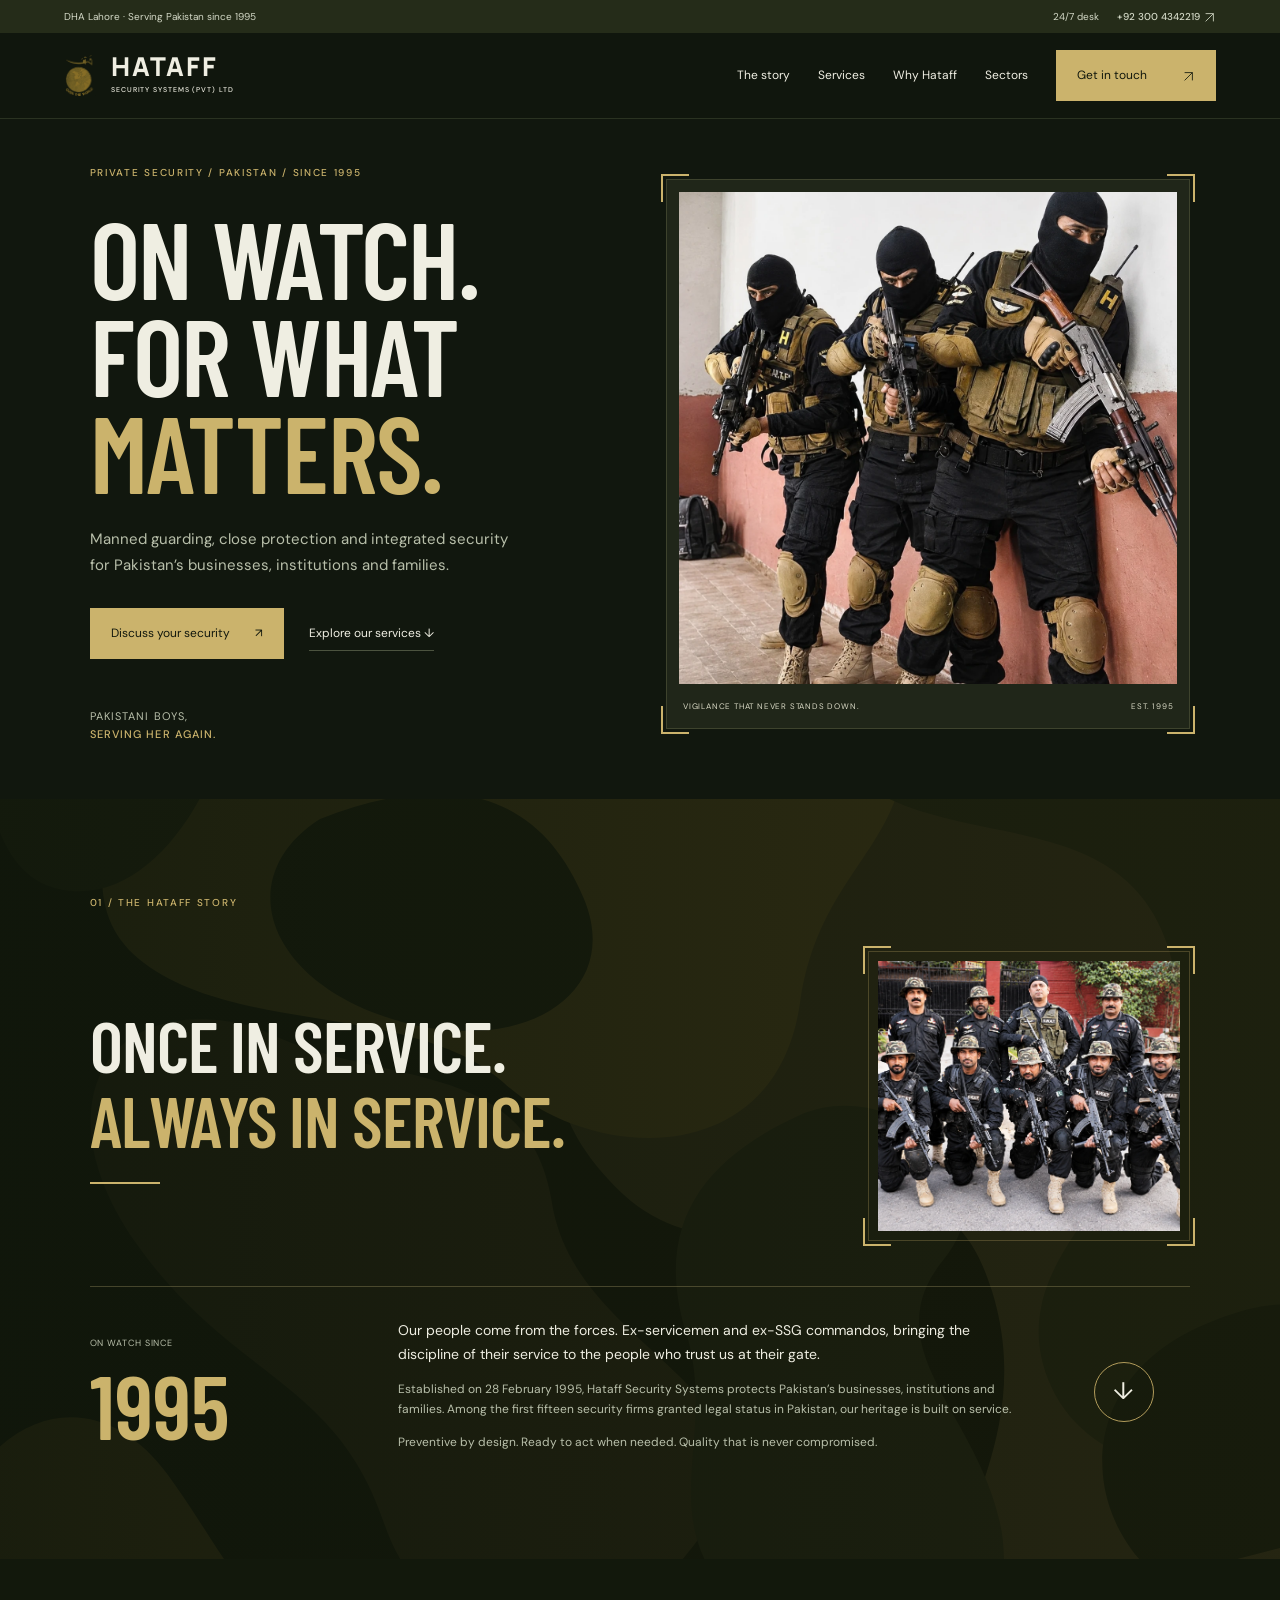
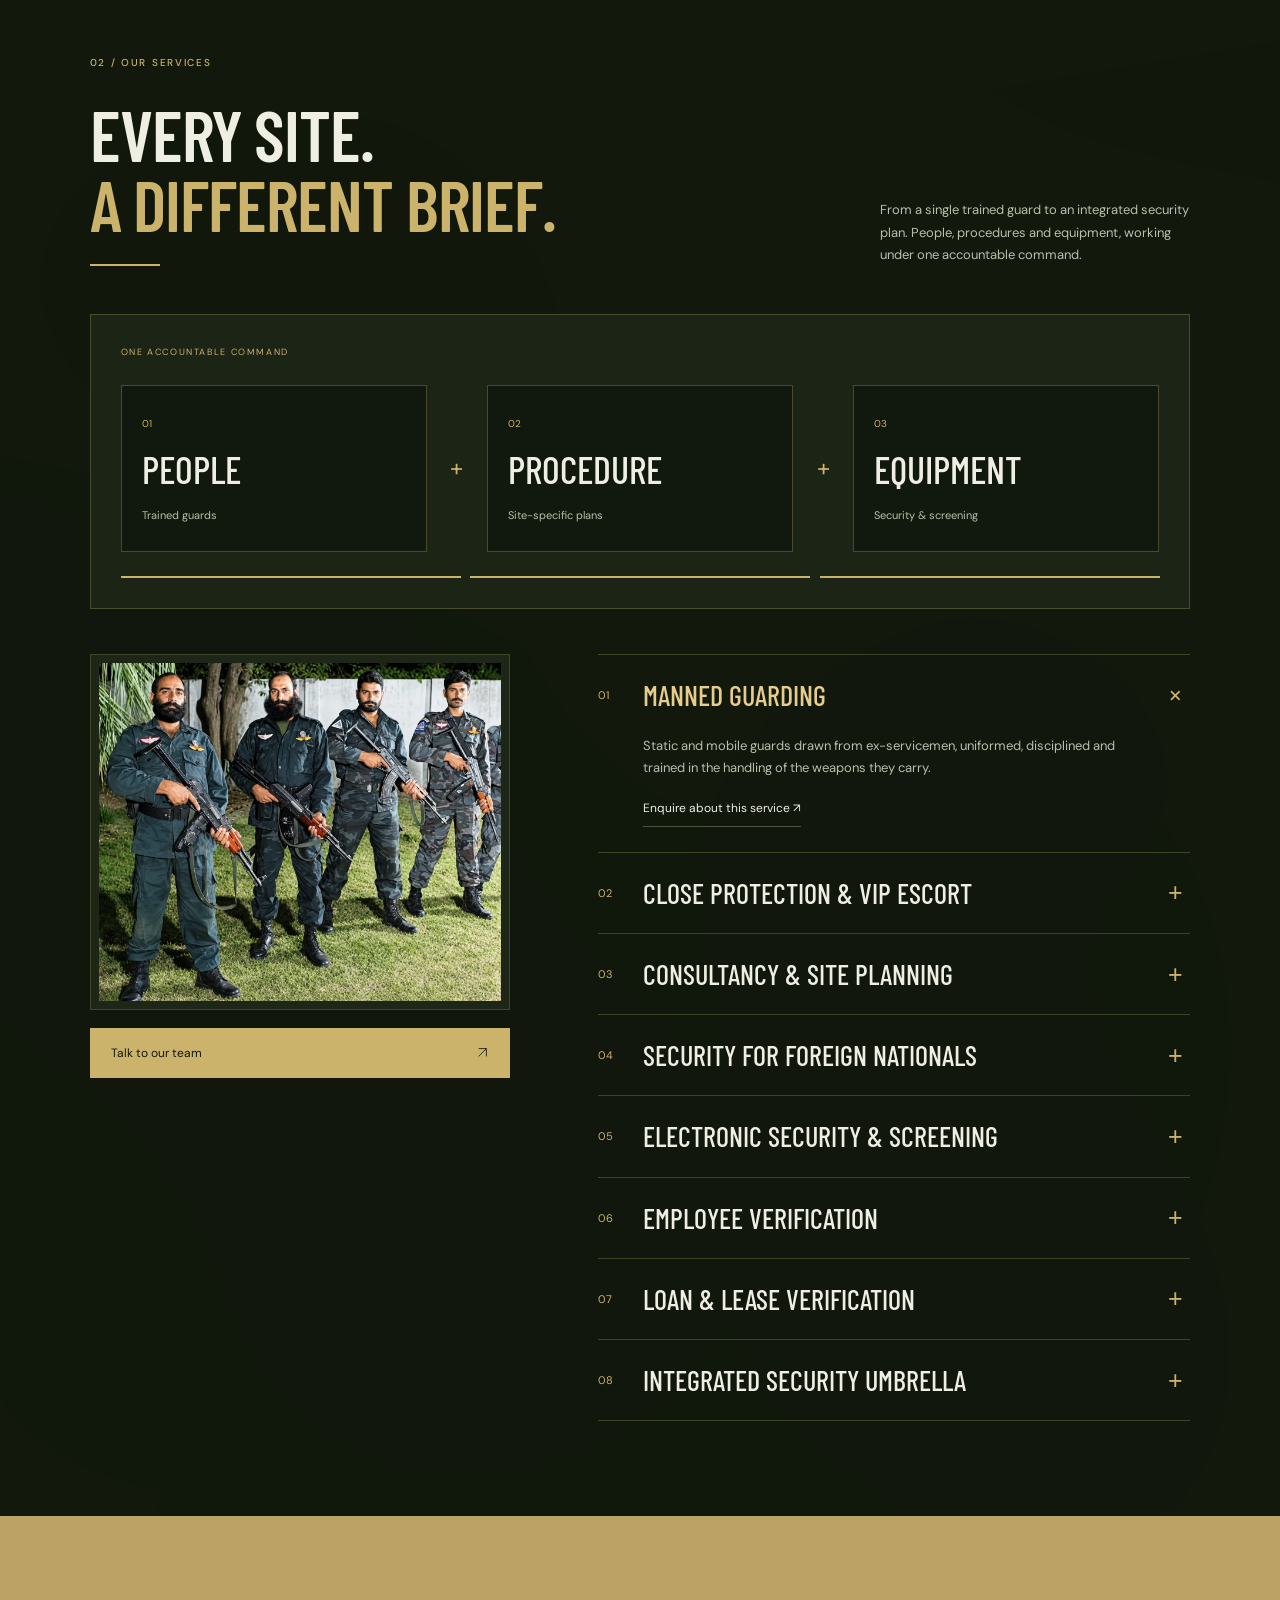
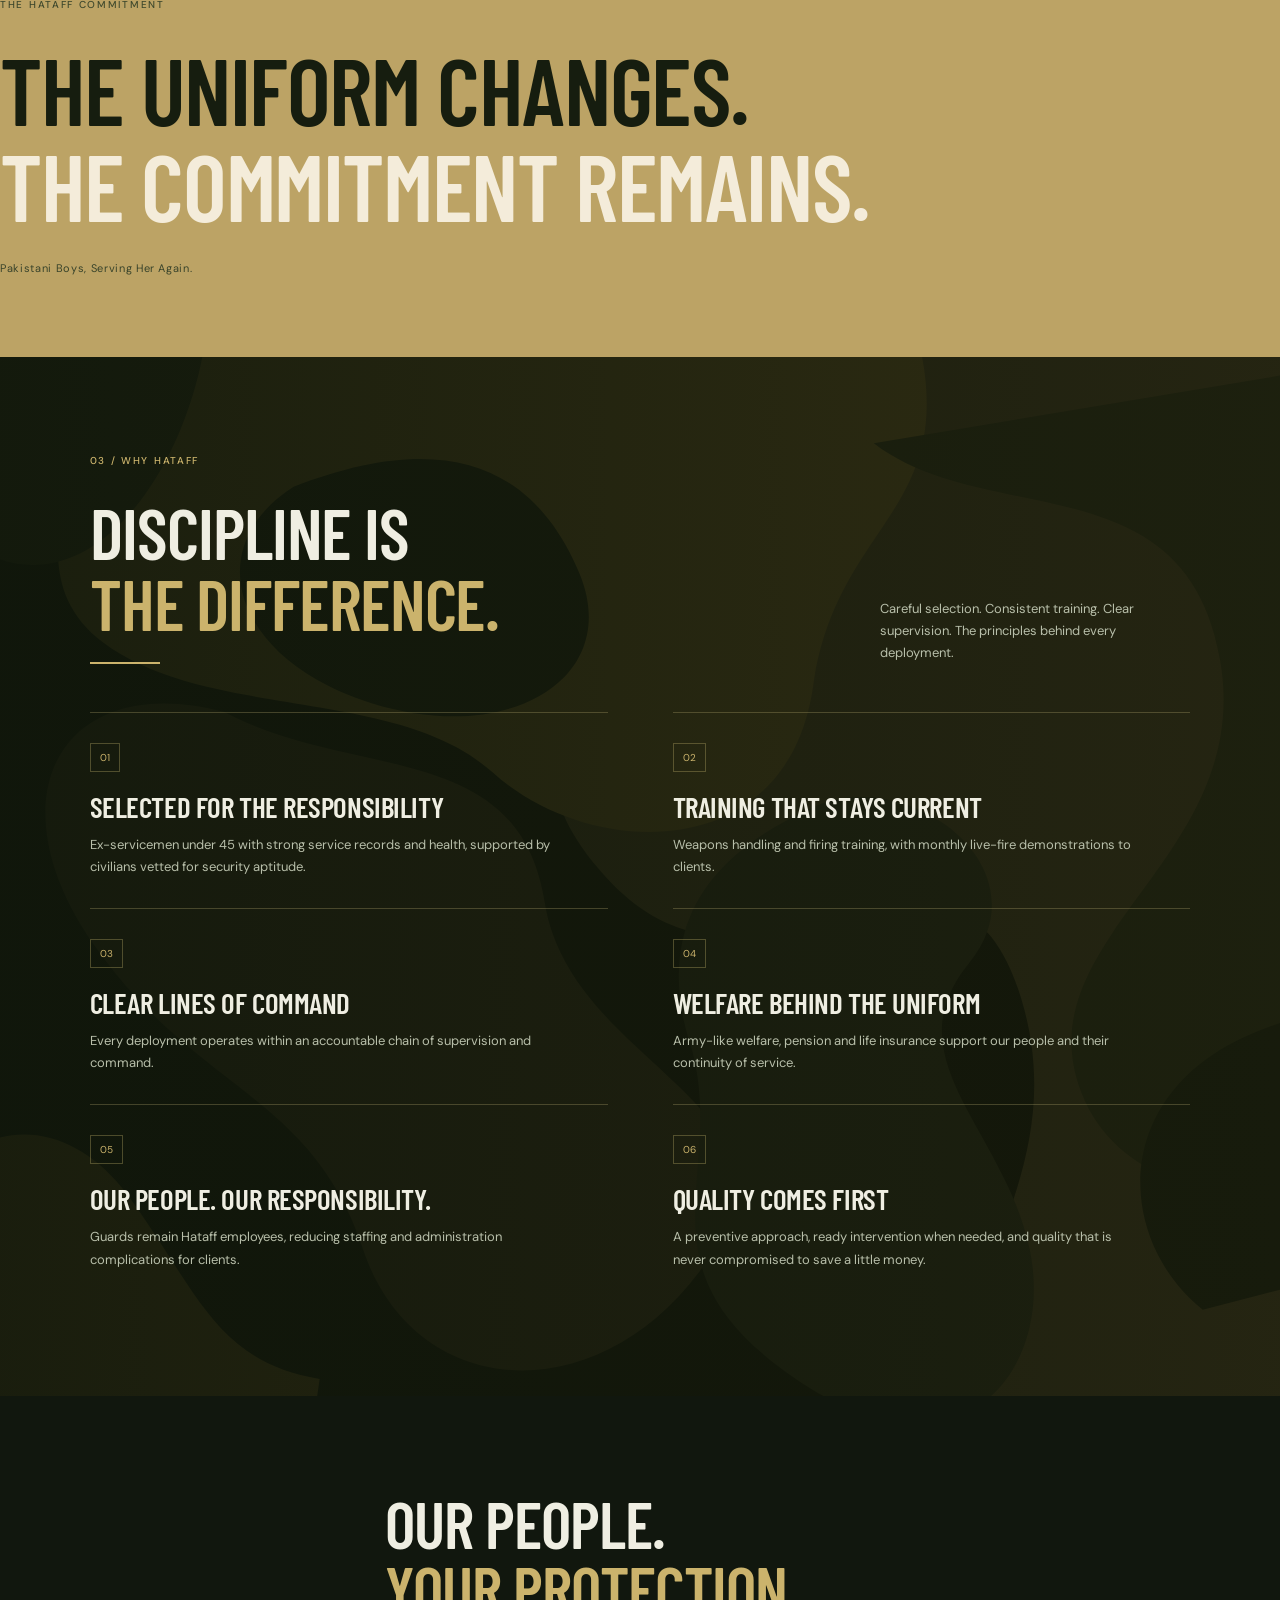
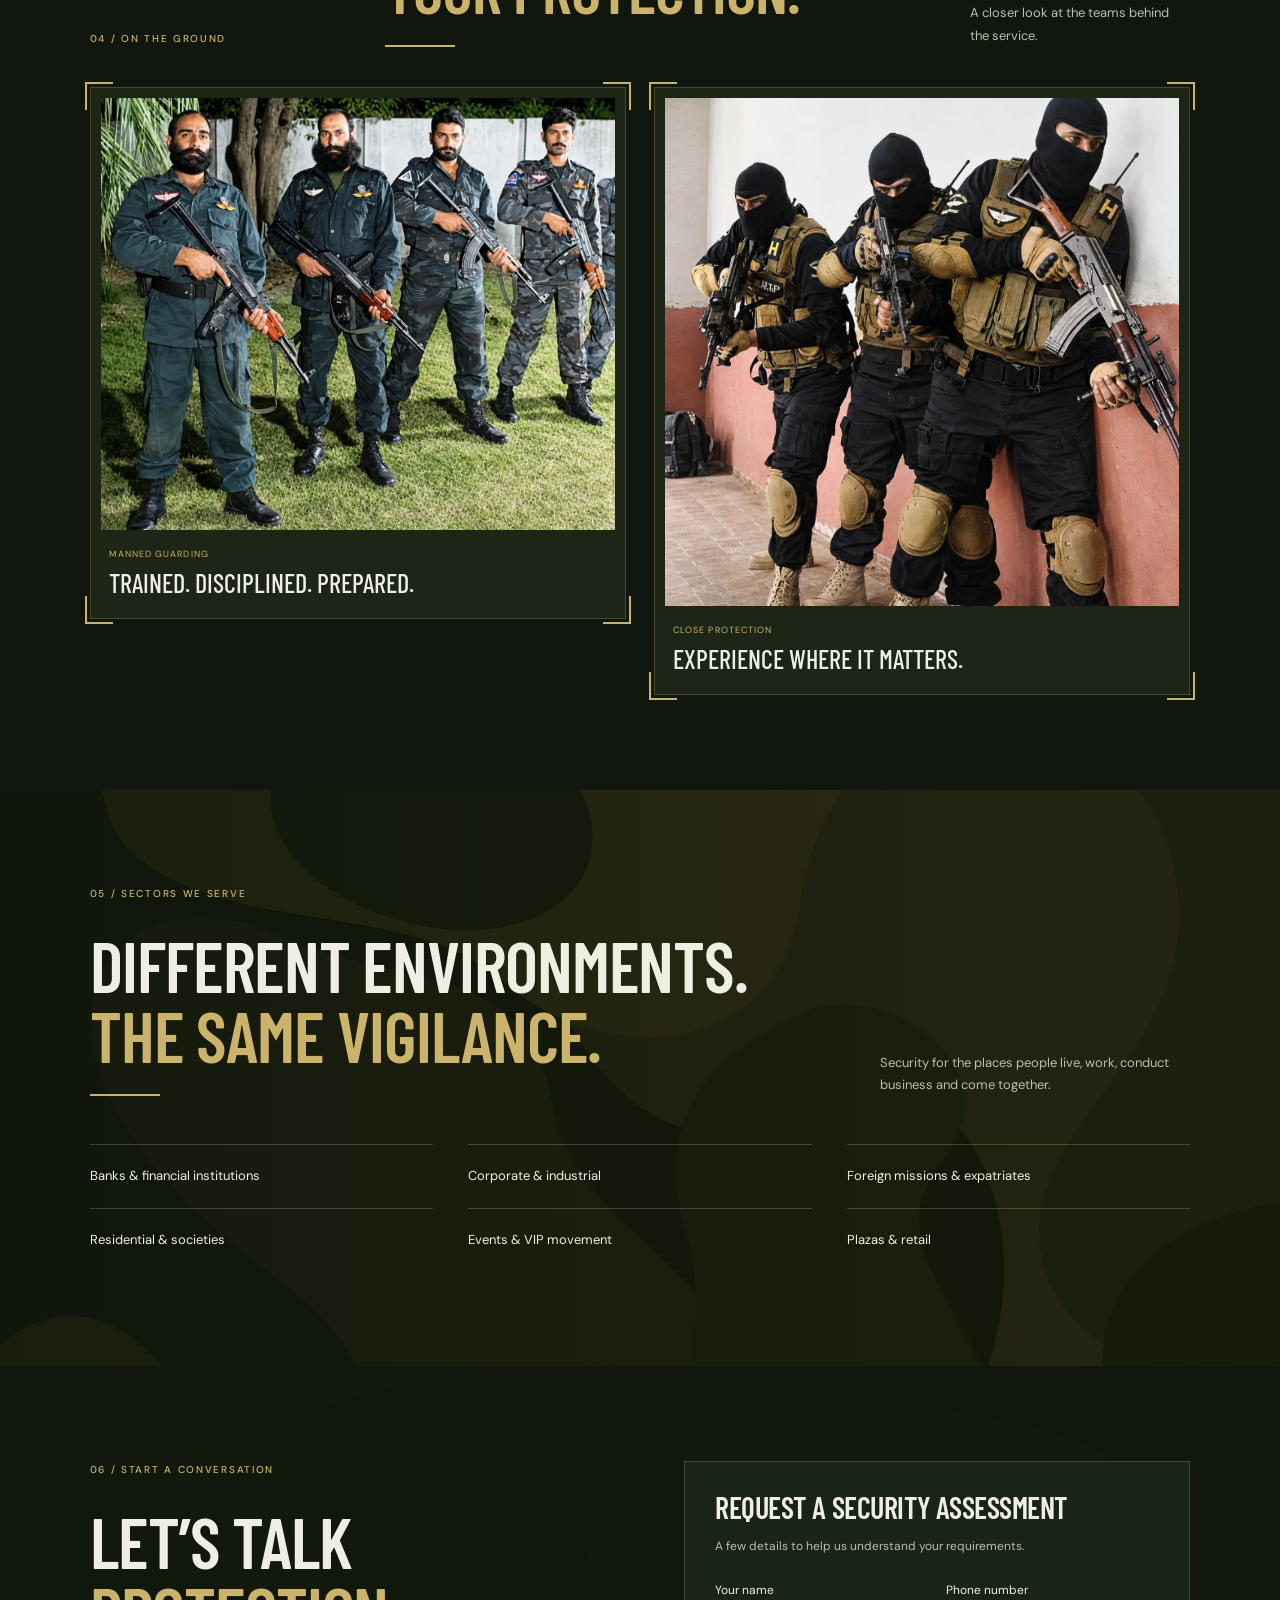
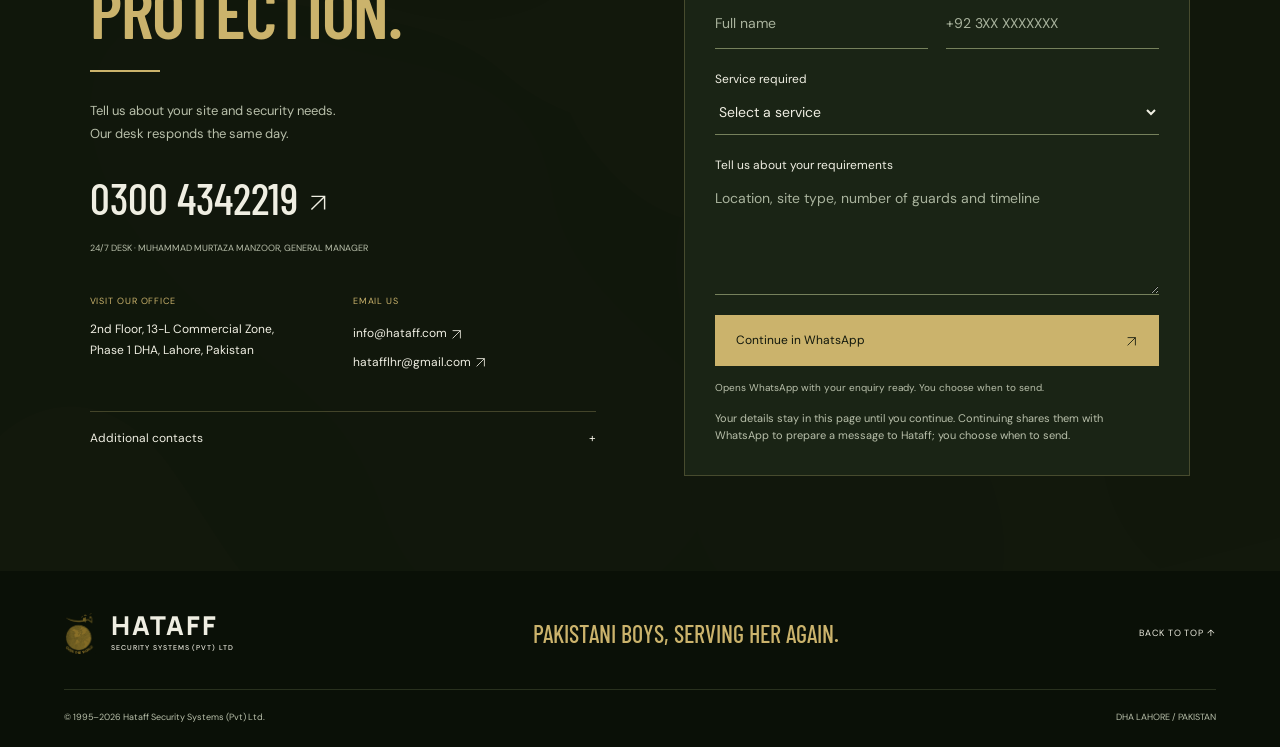
<file: index.html>
<!DOCTYPE html>

<html lang="en"><head><meta charset="utf-8"/><meta content="width=device-width, initial-scale=1" name="viewport"/><title>Private Security Services in Pakistan | Hataff Security</title><meta content="Hataff Security Systems provides manned guarding, close protection, security consultancy and verification in Pakistan. Based in Lahore since 1995." name="description"/><link href="assets/fonts/fonts.css" rel="stylesheet"/><link href="https://www.hataff.com/" rel="canonical"/><link href="assets/favicon.png" rel="icon" type="image/png"/><link as="image" fetchpriority="high" href="assets/tactical.webp" rel="preload"/><meta content="website" property="og:type"/><meta content="Hataff Security Systems" property="og:site_name"/><meta content="Hataff Security — On Watch Since 1995" property="og:title"/><meta content="Hataff Security Systems provides manned guarding, close protection, security consultancy and verification in Pakistan. Based in Lahore since 1995." property="og:description"/><meta content="https://www.hataff.com/" property="og:url"/><meta content="https://www.hataff.com/assets/social-card.jpg" property="og:image"/><meta content="Hataff Security Systems — Private security in Pakistan since 1995" property="og:image:alt"/><meta content="summary_large_image" name="twitter:card"/><meta content="#121510" name="theme-color"/><script type="application/ld+json">{"@context": "https://schema.org", "@type": "Organization", "name": "Hataff Security Systems (Pvt) Ltd", "url": "https://www.hataff.com/", "logo": "https://www.hataff.com/assets/logo.webp", "foundingDate": "1995-02-28", "telephone": "+92-300-4342219", "email": "info@hataff.com", "address": {"@type": "PostalAddress", "streetAddress": "2nd Floor, 13-L Commercial Zone, Phase 1 DHA", "addressLocality": "Lahore", "addressCountry": "PK"}}</script><link href="style.css" rel="stylesheet"/><link href="assembly.css" rel="stylesheet"/></head><body>
<a class="skip" href="#main">Skip to content</a><div class="utility"><span>DHA Lahore · Serving Pakistan since 1995</span><a href="tel:+923004342219">24/7 desk <b>+92 300 4342219 <svg aria-hidden="true" class="arrow" viewbox="0 0 20 20"><path d="M4 16 16 4M4 4h12v12" fill="none" stroke="currentColor" stroke-width="1.3"></path></svg></b></a></div>
<header><a class="brand" href="#home"><img alt="" decoding="async" height="340" src="assets/logo.webp" width="285"/><span>HATAFF<small>SECURITY SYSTEMS (PVT) LTD</small></span></a><button aria-controls="nav" aria-expanded="false" aria-label="Open navigation" class="menu" type="button">Menu <span aria-hidden="true">☰</span></button><nav aria-label="Main navigation" id="nav"><a href="#about">The story</a><a href="#services">Services</a><a href="#why">Why Hataff</a><a href="#sectors">Sectors</a><a class="nav-cta" href="#contact">Get in touch <span><svg aria-hidden="true" class="arrow" viewbox="0 0 20 20"><path d="M4 16 16 4M4 4h12v12" fill="none" stroke="currentColor" stroke-width="1.3"></path></svg></span></a></nav></header>
<main id="main"><section aria-label="Hataff private security since 1995" class="hero section" id="home"><div class="hero-copy"><p class="eyebrow">PRIVATE SECURITY / PAKISTAN / SINCE 1995</p><h1><span>ON WATCH.</span><span>FOR WHAT</span><span class="gold">MATTERS.</span></h1><p class="hero-intro">Manned guarding, close protection and integrated security for Pakistan’s businesses, institutions and families.</p><div class="hero-actions"><a class="button" href="#contact">Discuss your security <span aria-hidden="true">↗</span></a><a class="text-link" href="#services">Explore our services <span aria-hidden="true">↓</span></a></div><div class="hero-signature">Pakistani Boys,<br/><strong>Serving Her Again.</strong></div></div><figure class="hero-photo frame-build"><img alt="Hataff tactical team — all three members shown" decoding="async" fetchpriority="high" height="1246" src="assets/tactical.webp" width="1262"/><figcaption><span>VIGILANCE THAT NEVER STANDS DOWN.</span><span>EST. 1995</span></figcaption><i aria-hidden="true" class="frame-corner corner-0"></i><i aria-hidden="true" class="frame-corner corner-1"></i><i aria-hidden="true" class="frame-corner corner-2"></i><i aria-hidden="true" class="frame-corner corner-3"></i></figure></section>
<section class="story section army-pattern" id="about"><div class="eyebrow">01 / THE HATAFF STORY</div><div class="story-statement reveal"><h2 aria-label="Once in service. Always in service." class="assemble-heading"><span aria-hidden="true" class="assemble-word">Once </span><span aria-hidden="true" class="assemble-word">in </span><span aria-hidden="true" class="assemble-word">service. </span><br/><em><span aria-hidden="true" class="assemble-word">Always </span><span aria-hidden="true" class="assemble-word">in </span><span aria-hidden="true" class="assemble-word">service. </span></em></h2><div class="story-portrait frame-build"><img alt="Hataff security group portrait" decoding="async" height="1186" loading="lazy" src="assets/team.webp" width="1327"/><i aria-hidden="true" class="frame-corner corner-0"></i><i aria-hidden="true" class="frame-corner corner-1"></i><i aria-hidden="true" class="frame-corner corner-2"></i><i aria-hidden="true" class="frame-corner corner-3"></i></div></div><div class="story-bottom"><div class="story-date"><span>ON WATCH SINCE</span><strong>1995</strong></div><div><p class="story-lead">Our people come from the forces. Ex-servicemen and ex-SSG commandos, bringing the discipline of their service to the people who trust us at their gate.</p><p>Established on 28 February 1995, Hataff Security Systems protects Pakistan’s businesses, institutions and families. Among the first fifteen security firms granted legal status in Pakistan, our heritage is built on service.</p><p>Preventive by design. Ready to act when needed. Quality that is never compromised.</p></div><a aria-label="Explore services" class="round-link" href="#services">↓</a></div></section>
<section class="services section army-pattern" id="services"><div class="section-heading reveal"><div><div class="eyebrow">02 / OUR SERVICES</div><h2 aria-label="Every site. A different brief." class="assemble-heading"><span aria-hidden="true" class="assemble-word">Every </span><span aria-hidden="true" class="assemble-word">site. </span><br/><em><span aria-hidden="true" class="assemble-word">A </span><span aria-hidden="true" class="assemble-word">different </span><span aria-hidden="true" class="assemble-word">brief. </span></em></h2></div><p>From a single trained guard to an integrated security plan. People, procedures and equipment, working under one accountable command.</p></div><div aria-label="People, procedure and equipment under one accountable command" class="assembly-scene"><div aria-hidden="true" class="assembly-label">ONE ACCOUNTABLE COMMAND</div><div aria-hidden="true" class="assembly-pieces"><div><small>01</small><strong>PEOPLE</strong><span>Trained guards</span></div><b>+</b><div><small>02</small><strong>PROCEDURE</strong><span>Site-specific plans</span></div><b>+</b><div><small>03</small><strong>EQUIPMENT</strong><span>Security &amp; screening</span></div></div><div aria-hidden="true" class="assembly-track"><i></i><i></i><i></i></div></div><div class="service-layout"><aside><img alt="Uniformed Hataff security guards" decoding="async" height="1149" loading="lazy" src="assets/guards.webp" width="1368"/><a class="button" href="#contact">Talk to our team <svg aria-hidden="true" class="arrow" viewbox="0 0 20 20"><path d="M4 16 16 4M4 4h12v12" fill="none" stroke="currentColor" stroke-width="1.3"></path></svg></a></aside><div class="service-list" id="service-list"><article class="service reveal assemble-item" id="service-1" style="--piece-index:0"><details open=""><summary><span class="service-number">01</span><span>Manned guarding</span><span aria-hidden="true" class="plus">+</span></summary><div class="service-content"><p>Static and mobile guards drawn from ex-servicemen, uniformed, disciplined and trained in the handling of the weapons they carry.</p><a aria-label="Enquire about Manned guarding" class="text-link" data-service="0" href="#contact">Enquire about this service ↗</a></div></details></article><article class="service reveal assemble-item" id="service-2" style="--piece-index:1"><details><summary><span class="service-number">02</span><span>Close protection &amp; VIP escort</span><span aria-hidden="true" class="plus">+</span></summary><div class="service-content"><p>Personal protection led by ex-SSG commandos, safeguarding individuals and their movements.</p><a aria-label="Enquire about Close protection &amp; VIP escort" class="text-link" data-service="1" href="#contact">Enquire about this service ↗</a></div></details></article><article class="service reveal assemble-item" id="service-3" style="--piece-index:2"><details><summary><span class="service-number">03</span><span>Consultancy &amp; site planning</span><span aria-hidden="true" class="plus">+</span></summary><div class="service-content"><p>Security plans for plazas, factories, offices and complexes, built around the risks of each site.</p><a aria-label="Enquire about Consultancy &amp; site planning" class="text-link" data-service="2" href="#contact">Enquire about this service ↗</a></div></details></article><article class="service reveal assemble-item" id="service-4" style="--piece-index:0"><details><summary><span class="service-number">04</span><span>Security for foreign nationals</span><span aria-hidden="true" class="plus">+</span></summary><div class="service-content"><p>Protection for expatriates and foreign staff at home, at work and in transit, with round-the-clock vigilance.</p><a aria-label="Enquire about Security for foreign nationals" class="text-link" data-service="3" href="#contact">Enquire about this service ↗</a></div></details></article><article class="service reveal assemble-item" id="service-5" style="--piece-index:1"><details><summary><span class="service-number">05</span><span>Electronic security &amp; screening</span><span aria-hidden="true" class="plus">+</span></summary><div class="service-content"><p>Walk-through gates, metal detectors, night-vision devices and surveillance equipment for premises and events.</p><a aria-label="Enquire about Electronic security &amp; screening" class="text-link" data-service="4" href="#contact">Enquire about this service ↗</a></div></details></article><article class="service reveal assemble-item" id="service-6" style="--piece-index:2"><details><summary><span class="service-number">06</span><span>Employee verification</span><span aria-hidden="true" class="plus">+</span></summary><div class="service-content"><p>Pre-deployment verification through home surroundings and local police.</p><a aria-label="Enquire about Employee verification" class="text-link" data-service="5" href="#contact">Enquire about this service ↗</a></div></details></article><article class="service reveal assemble-item" id="service-7" style="--piece-index:0"><details><summary><span class="service-number">07</span><span>Loan &amp; lease verification</span><span aria-hidden="true" class="plus">+</span></summary><div class="service-content"><p>A countrywide human network verifying loan and lease applicants for banks.</p><a aria-label="Enquire about Loan &amp; lease verification" class="text-link" data-service="6" href="#contact">Enquire about this service ↗</a></div></details></article><article class="service reveal assemble-item" id="service-8" style="--piece-index:1"><details><summary><span class="service-number">08</span><span>Integrated security umbrella</span><span aria-hidden="true" class="plus">+</span></summary><div class="service-content"><p>People, procedures and equipment brought together in one coordinated security plan.</p><a aria-label="Enquire about Integrated security umbrella" class="text-link" data-service="7" href="#contact">Enquire about this service ↗</a></div></details></article></div></div></section>
<section class="creed army-pattern creed-sequence"><div class="eyebrow reveal">THE HATAFF COMMITMENT</div><p class="reveal creed-type">The uniform changes.<br/><em>The commitment remains.</em></p><span class="reveal">Pakistani Boys, Serving Her Again.</span></section>
<section class="why section army-pattern" id="why"><div class="section-heading reveal"><div><div class="eyebrow">03 / WHY HATAFF</div><h2 aria-label="Discipline is the difference." class="assemble-heading"><span aria-hidden="true" class="assemble-word">Discipline </span><span aria-hidden="true" class="assemble-word">is </span><br/><em><span aria-hidden="true" class="assemble-word">the </span><span aria-hidden="true" class="assemble-word">difference. </span></em></h2></div><p>Careful selection. Consistent training. Clear supervision. The principles behind every deployment.</p></div><div class="principles" id="principles"><article class="principle reveal assemble-item" style="--piece-index:2"><span>01</span><h3>Selected for the responsibility</h3><p>Ex-servicemen under 45 with strong service records and health, supported by civilians vetted for security aptitude.</p></article><article class="principle reveal assemble-item" style="--piece-index:0"><span>02</span><h3>Training that stays current</h3><p>Weapons handling and firing training, with monthly live-fire demonstrations to clients.</p></article><article class="principle reveal assemble-item" style="--piece-index:1"><span>03</span><h3>Clear lines of command</h3><p>Every deployment operates within an accountable chain of supervision and command.</p></article><article class="principle reveal assemble-item" style="--piece-index:2"><span>04</span><h3>Welfare behind the uniform</h3><p>Army-like welfare, pension and life insurance support our people and their continuity of service.</p></article><article class="principle reveal assemble-item" style="--piece-index:0"><span>05</span><h3>Our people. Our responsibility.</h3><p>Guards remain Hataff employees, reducing staffing and administration complications for clients.</p></article><article class="principle reveal assemble-item" style="--piece-index:1"><span>06</span><h3>Quality comes first</h3><p>A preventive approach, ready intervention when needed, and quality that is never compromised to save a little money.</p></article></div></section>
<section class="gallery section"><div class="gallery-heading reveal"><div class="eyebrow">04 / ON THE GROUND</div><h2 aria-label="Our people. Your protection." class="assemble-heading"><span aria-hidden="true" class="assemble-word">Our </span><span aria-hidden="true" class="assemble-word">people. </span><br/><em><span aria-hidden="true" class="assemble-word">Your </span><span aria-hidden="true" class="assemble-word">protection. </span></em></h2><p>A closer look at the teams behind the service.</p></div><button class="gallery-photo reveal frame-build" data-caption="Trained, disciplined guards" data-image="assets/guards.webp" type="button"><img alt="View Hataff uniformed guards photograph" decoding="async" height="1149" loading="lazy" src="assets/guards.webp" width="1368"/><span><small>MANNED GUARDING</small>Trained. Disciplined. Prepared.</span><i aria-hidden="true" class="frame-corner corner-0"></i><i aria-hidden="true" class="frame-corner corner-1"></i><i aria-hidden="true" class="frame-corner corner-2"></i><i aria-hidden="true" class="frame-corner corner-3"></i></button><button class="gallery-photo reveal frame-build" data-caption="Special response teams" data-image="assets/tactical.webp" type="button"><img alt="View Hataff tactical team photograph" decoding="async" height="1246" loading="lazy" src="assets/tactical.webp" width="1262"/><span><small>CLOSE PROTECTION</small>Experience where it matters.</span><i aria-hidden="true" class="frame-corner corner-0"></i><i aria-hidden="true" class="frame-corner corner-1"></i><i aria-hidden="true" class="frame-corner corner-2"></i><i aria-hidden="true" class="frame-corner corner-3"></i></button></section>
<section class="sectors section army-pattern" id="sectors"><div class="eyebrow reveal">05 / SECTORS WE SERVE</div><div class="section-heading reveal"><h2 aria-label="Different environments. The same vigilance." class="assemble-heading"><span aria-hidden="true" class="assemble-word">Different </span><span aria-hidden="true" class="assemble-word">environments. </span><br/><em><span aria-hidden="true" class="assemble-word">The </span><span aria-hidden="true" class="assemble-word">same </span><span aria-hidden="true" class="assemble-word">vigilance. </span></em></h2><p>Security for the places people live, work, conduct business and come together.</p></div><div class="sector-list"><span class="assemble-item" style="--piece-index:2">Banks &amp; financial institutions</span><span class="assemble-item" style="--piece-index:0">Corporate &amp; industrial</span><span class="assemble-item" style="--piece-index:1">Foreign missions &amp; expatriates</span><span class="assemble-item" style="--piece-index:2">Residential &amp; societies</span><span class="assemble-item" style="--piece-index:0">Events &amp; VIP movement</span><span class="assemble-item" style="--piece-index:1">Plazas &amp; retail</span></div></section>
<section class="contact section army-pattern" id="contact"><div class="contact-copy reveal"><div class="eyebrow">06 / START A CONVERSATION</div><h2 aria-label="LET’S TALK PROTECTION." class="assemble-heading"><span aria-hidden="true" class="assemble-word">LET’S </span><span aria-hidden="true" class="assemble-word">TALK </span><br/><em><span aria-hidden="true" class="assemble-word">PROTECTION. </span></em></h2><p>Tell us about your site and security needs.<br/>Our desk responds the same day.</p><a class="main-phone" href="tel:+923004342219">0300 4342219 <svg aria-hidden="true" class="arrow" viewbox="0 0 20 20"><path d="M4 16 16 4M4 4h12v12" fill="none" stroke="currentColor" stroke-width="1.3"></path></svg></a><span class="desk-label">24/7 DESK · MUHAMMAD MURTAZA MANZOOR, GENERAL MANAGER</span><div class="contact-details"><div><small>VISIT OUR OFFICE</small><p>2nd Floor, 13-L Commercial Zone,<br/>Phase 1 DHA, Lahore, Pakistan</p></div><div><small>EMAIL US</small><a href="mailto:info@hataff.com">info@hataff.com <svg aria-hidden="true" class="arrow" viewbox="0 0 20 20"><path d="M4 16 16 4M4 4h12v12" fill="none" stroke="currentColor" stroke-width="1.3"></path></svg></a><a href="mailto:hatafflhr@gmail.com">hatafflhr@gmail.com <svg aria-hidden="true" class="arrow" viewbox="0 0 20 20"><path d="M4 16 16 4M4 4h12v12" fill="none" stroke="currentColor" stroke-width="1.3"></path></svg></a></div></div><details><summary>Additional contacts <span>+</span></summary><p>Finance Manager · Agha Zuhaib Khan<br/><a href="tel:+923449333332">0344 9333332</a></p><p>Administration Manager · Muhammad Azhar Bhatti<br/><a href="tel:+923004189154">0300 4189154</a></p></details></div><form action="https://wa.me/923004342219" class="enquiry reveal" id="enquiry" method="get"><h3>Request a security assessment</h3><p>A few details to help us understand your requirements.</p><div class="field-row"><label>Your name<input autocomplete="name" id="enquiry-name" maxlength="100" name="name" placeholder="Full name" required=""/></label><label>Phone number<input autocomplete="tel" id="enquiry-phone" inputmode="tel" maxlength="30" minlength="7" name="phone" pattern="[+0-9\s().-]{7,30}" placeholder="+92 3XX XXXXXXX" required="" title="Use 7 to 30 characters: numbers, spaces, +, brackets, dots or hyphens." type="tel"/></label></div><label>Service required<select id="enquiry-service" name="service" required=""><option value="">Select a service</option><option>Manned guarding</option><option>Close protection / VIP escort</option><option>Security consultancy &amp; site planning</option><option>Security for foreign nationals</option><option>Electronic security &amp; screening</option><option>Employee verification</option><option>Loan &amp; lease verification</option><option>Integrated security umbrella</option></select></label><label>Tell us about your requirements<textarea id="enquiry-details" maxlength="2000" name="details" placeholder="Location, site type, number of guards and timeline" rows="4"></textarea></label><button class="button" disabled="" type="submit">Continue in WhatsApp <span><svg aria-hidden="true" class="arrow" viewbox="0 0 20 20"><path d="M4 16 16 4M4 4h12v12" fill="none" stroke="currentColor" stroke-width="1.3"></path></svg></span></button><small class="form-note">Opens WhatsApp with your enquiry ready. You choose when to send.</small><noscript>The enquiry form needs JavaScript. Call 0300 4342219 or email info@hataff.com to discuss your requirements.</noscript><p aria-live="polite" class="form-status" id="form-status" role="status"></p><p class="privacy-note">Your details stay in this page until you continue. Continuing shares them with WhatsApp to prepare a message to Hataff; you choose when to send.</p></form></section></main>
<footer><div class="footer-top"><a class="brand" href="#home"><img alt="" decoding="async" height="340" src="assets/logo.webp" width="285"/><span>HATAFF<small>SECURITY SYSTEMS (PVT) LTD</small></span></a><p>Pakistani Boys, Serving Her Again.</p><a href="#home">BACK TO TOP ↑</a></div><div class="footer-bottom"><span>© 1995–2026 Hataff Security Systems (Pvt) Ltd.</span><span>DHA LAHORE / PAKISTAN</span></div></footer><dialog aria-labelledby="gallery-caption" id="lightbox"><button aria-label="Close photograph" class="close-dialog" type="button">×</button><img alt="Selected Hataff team photograph"/><p id="gallery-caption"></p></dialog><script defer="" src="script.js"></script><script defer="" src="assembly.js"></script></body></html>
</file>
<file: assets/fonts/fonts.css>
@font-face {
  font-family: 'Barlow Condensed';
  font-style: normal;
  font-weight: 500;
  font-display: swap;
  src: url(HTxwL3I-JCGChYJ8VI-L6OO_au7B4-Lw_3E.ttf) format('truetype');
}
@font-face {
  font-family: 'Barlow Condensed';
  font-style: normal;
  font-weight: 600;
  font-display: swap;
  src: url(HTxwL3I-JCGChYJ8VI-L6OO_au7B4873_3E.ttf) format('truetype');
}
@font-face {
  font-family: 'Barlow Condensed';
  font-style: normal;
  font-weight: 700;
  font-display: swap;
  src: url(HTxwL3I-JCGChYJ8VI-L6OO_au7B46r2_3E.ttf) format('truetype');
}
@font-face {
  font-family: 'Barlow Condensed';
  font-style: normal;
  font-weight: 800;
  font-display: swap;
  src: url(HTxwL3I-JCGChYJ8VI-L6OO_au7B47b1_3E.ttf) format('truetype');
}
@font-face {
  font-family: 'DM Sans';
  font-style: normal;
  font-weight: 400;
  font-display: swap;
  src: url(rP2tp2ywxg089UriI5-g4vlH9VoD8CmcqZG40F9JadbnoEwAopxhTg.ttf) format('truetype');
}
@font-face {
  font-family: 'DM Sans';
  font-style: normal;
  font-weight: 500;
  font-display: swap;
  src: url(rP2tp2ywxg089UriI5-g4vlH9VoD8CmcqZG40F9JadbnoEwAkJxhTg.ttf) format('truetype');
}
@font-face {
  font-family: 'DM Sans';
  font-style: normal;
  font-weight: 600;
  font-display: swap;
  src: url(rP2tp2ywxg089UriI5-g4vlH9VoD8CmcqZG40F9JadbnoEwAfJthTg.ttf) format('truetype');
}
@font-face {
  font-family: 'DM Sans';
  font-style: normal;
  font-weight: 700;
  font-display: swap;
  src: url(rP2tp2ywxg089UriI5-g4vlH9VoD8CmcqZG40F9JadbnoEwARZthTg.ttf) format('truetype');
}
@font-face {
  font-family: 'Manrope';
  font-style: normal;
  font-weight: 400;
  font-display: swap;
  src: url(xn7_YHE41ni1AdIRqAuZuw1Bx9mbZk79FO_F.ttf) format('truetype');
}
@font-face {
  font-family: 'Manrope';
  font-style: normal;
  font-weight: 500;
  font-display: swap;
  src: url(xn7_YHE41ni1AdIRqAuZuw1Bx9mbZk7PFO_F.ttf) format('truetype');
}
@font-face {
  font-family: 'Manrope';
  font-style: normal;
  font-weight: 600;
  font-display: swap;
  src: url(xn7_YHE41ni1AdIRqAuZuw1Bx9mbZk4jE-_F.ttf) format('truetype');
}
@font-face {
  font-family: 'Manrope';
  font-style: normal;
  font-weight: 700;
  font-display: swap;
  src: url(xn7_YHE41ni1AdIRqAuZuw1Bx9mbZk4aE-_F.ttf) format('truetype');
}
@font-face {
  font-family: 'Manrope';
  font-style: normal;
  font-weight: 800;
  font-display: swap;
  src: url(xn7_YHE41ni1AdIRqAuZuw1Bx9mbZk59E-_F.ttf) format('truetype');
}
</file>
<file: style.css>
:root{--paper:#11170e;--ink:#efeee2;--muted:#b8bfaa;--gold:#cbb36c;--line:#576044;--panel:#1a2314}*{box-sizing:border-box}html{scroll-padding-top:96px}body{margin:0;background:var(--paper);color:var(--ink);font:15px/1.7 'DM Sans',Arial,sans-serif}a{color:inherit;text-decoration:none}button,input,select,textarea{font:inherit}button,a,summary{touch-action:manipulation}button{cursor:pointer}img{display:block;max-width:100%;height:auto}figure,p,h1,h2,h3{margin:0}a:focus-visible,button:focus-visible,summary:focus-visible,input:focus-visible,select:focus-visible,textarea:focus-visible{outline:2px solid var(--gold);outline-offset:5px}h1,h2,h3{font-family:'Barlow Condensed','Arial Narrow',Impact,sans-serif;font-weight:600;line-height:1;letter-spacing:-.015em}h2{font-size:clamp(48px,5.5vw,88px);text-transform:uppercase}h3{font-size:28px;text-transform:uppercase}em{font:inherit;color:var(--gold)}.gold{color:var(--gold)}.eyebrow{font-size:10px;letter-spacing:.17em;color:var(--gold);font-weight:500;margin-bottom:28px}.section{padding:95px 7%;max-width:1800px;margin:auto}.utility{padding:8px 5%;background:#252c19;display:flex;justify-content:space-between;font-size:10px;color:#d4d9c7}.utility b{font-weight:500;margin-left:15px}header{position:sticky;top:0;z-index:30;background:#11170ef5;border-bottom:1px solid #57604460;padding:0 5%;height:86px;display:flex;justify-content:space-between;align-items:center}.brand{display:flex;align-items:center;gap:13px}.brand img{width:34px;height:42px;object-fit:contain}.brand>span{font:800 26px/1.1 'Manrope',Arial,sans-serif;letter-spacing:.07em}.brand small{display:block;font:500 7px/2.5 'DM Sans',Arial,sans-serif;letter-spacing:.13em}nav{display:flex;align-items:center;gap:28px;font-size:12px}nav a{min-height:44px;display:flex;align-items:center;position:relative}nav a:not(.nav-cta):after{content:'';position:absolute;bottom:4px;left:0;right:0;height:1px;background:var(--gold);transform:scaleX(0);transform-origin:left;transition:transform .18s}nav a:hover:after,nav a:focus-visible:after{transform:scaleX(1)}.nav-cta,.button{background:var(--gold);color:#12180d;padding:14px 20px;display:inline-flex;align-items:center;justify-content:space-between;gap:25px;font-size:12px;border:1px solid var(--gold);transition:background .18s,box-shadow .18s}.button:hover,.nav-cta:hover{background:#e0cb91;box-shadow:0 4px 0 #0005}.arrow{width:13px;height:13px;display:inline-block;vertical-align:middle;flex-shrink:0}.nav-cta .arrow{margin-left:10px}.menu{display:none}.hero{display:grid;grid-template-columns:1fr 1.05fr;gap:7%;align-items:center;padding-top:45px;padding-bottom:55px}.hero h1{font-size:clamp(68px,8.4vw,138px);line-height:.9;text-transform:uppercase;margin-bottom:28px}.hero h1>span{display:block}.hero-intro{font-size:15px;color:var(--muted);max-width:420px}.hero-actions{display:flex;gap:25px;align-items:center;flex-wrap:wrap;margin-top:30px}.text-link{font-size:12px;border-bottom:1px solid #a6af8966;padding:7px 0;display:inline-block;width:fit-content;transition:color .18s,border-color .18s}.text-link:hover{color:#e7cf8c;border-color:var(--gold)}.hero-signature{margin-top:48px;font-size:11px;letter-spacing:.1em;text-transform:uppercase;color:var(--muted)}.hero-signature strong{color:var(--gold);font-weight:500}.hero-photo{border:1px solid #7e815852;padding:12px;background:#202619}.hero-photo img{width:100%;height:auto;object-fit:contain}.hero-photo figcaption{display:flex;justify-content:space-between;gap:20px;font-size:8px;letter-spacing:.1em;padding:16px 4px 3px;color:#d9d9c5}.hero-copy{animation:enter .45s ease-out both}.hero-photo{animation:photo-appear .55s ease-out both}.hero h1>span:nth-child(2){animation:enter .4s .06s ease-out both}.hero h1>span:nth-child(3){animation:enter .4s .12s ease-out both}@keyframes enter{from{opacity:0;transform:translateY(10px)}to{opacity:1;transform:none}}@keyframes photo-appear{from{opacity:.3}to{opacity:1}}
.army-pattern,.story{position:relative;isolation:isolate;background:#20230f}.army-pattern:before,.story:before{content:'';position:absolute;inset:0;z-index:-2;background:url('assets/army-pattern.svg') center/cover;pointer-events:none}.army-pattern:after,.story:after{content:'';position:absolute;inset:0;background:linear-gradient(90deg,#10170bd9,#171b0b94);z-index:-1;pointer-events:none}.story .eyebrow{margin-bottom:40px}.story-statement{display:grid;grid-template-columns:1.5fr .7fr;gap:8%;align-items:center}.story-statement h2{font-size:clamp(47px,5.5vw,88px);line-height:1.06}.story-portrait{border:1px solid #a4915759;padding:9px;max-width:410px;justify-self:end}.story-portrait img{width:100%;height:auto;object-fit:contain}.story-bottom{margin-top:45px;border-top:1px solid #ada16c55;padding-top:32px;display:grid;grid-template-columns:.6fr 1.6fr .25fr;gap:7%;align-items:center}.story-date span{font-size:9px;letter-spacing:.1em;color:var(--muted)}.story-date strong{display:block;font:600 90px/1.1 'Barlow Condensed',Impact,sans-serif;color:var(--gold)}.story-bottom p{color:var(--muted);font-size:12px;margin-bottom:12px}.story-bottom .story-lead{color:var(--ink);font-size:14px}.round-link{width:60px;height:60px;display:grid;place-items:center;border:1px solid #b29c5b;border-radius:50%;font-size:24px;transition:background .18s,color .18s}.round-link:hover{background:var(--gold);color:#141b0d}.section-heading{display:flex;gap:60px;justify-content:space-between;align-items:end;margin-bottom:48px}.section-heading>p{font-size:13px;color:var(--muted);max-width:310px}.services:before,.contact:before{opacity:.35}.services:after,.contact:after{background:#10170be8}.service-layout{display:grid;grid-template-columns:.85fr 1.2fr;gap:8%;align-items:start}.service-layout aside{position:static}.service-layout aside img{width:100%;height:auto;object-fit:contain;border:1px solid #787e4c60;padding:8px;background:#1e2617}.service-layout aside .button{display:flex;margin-top:18px}.service{border-top:1px solid #9c9a5b55}.service:last-child{border-bottom:1px solid #9c9a5b55}.service summary{list-style:none;display:grid;grid-template-columns:30px 1fr 30px;align-items:center;gap:15px;padding:24px 0;cursor:pointer;font:500 28px/1.15 'Barlow Condensed',Impact,sans-serif;text-transform:uppercase}.service summary::-webkit-details-marker{display:none}.service-number{font:11px 'DM Sans',Arial,sans-serif;color:var(--gold)}.plus{font:25px/1 Arial,sans-serif;justify-self:center;color:var(--gold);transition:transform .18s}.service details[open] .plus{transform:rotate(45deg)}.service details[open] summary{color:#e6ce8a}.service-content{padding:0 40px 25px 45px}.service-content p{font-size:13px;color:var(--muted);margin-bottom:12px}.service summary:hover{color:#e6ce8a}.creed{padding-top:80px;padding-bottom:80px;background:#bca365;color:#161d0f}.creed:before,.creed:after{display:none}.creed .eyebrow{color:#3f492d}.creed>p{font:600 clamp(48px,7.3vw,115px)/1.03 'Barlow Condensed',Impact,sans-serif;letter-spacing:-.015em;text-transform:uppercase}.creed em{color:#f4ecda}.creed>span{display:block;color:#39442b;font-size:11px;margin-top:25px;letter-spacing:.06em}.principles{display:grid;grid-template-columns:repeat(2,1fr);gap:0 65px}.principle{border-top:1px solid #aaa06a55;padding:30px 0}.principle>span{font-size:10px;color:var(--gold);border:1px solid #b3a56360;padding:5px 9px;display:inline-block}.principle h3{margin:20px 0 13px;font-size:29px}.principle p{font-size:13px;color:var(--muted);max-width:460px}.gallery{display:grid;grid-template-columns:1fr 1fr;gap:28px;align-items:start}.gallery-heading{grid-column:1/-1;display:flex;justify-content:space-between;align-items:end;gap:30px;margin-bottom:12px}.gallery-heading .eyebrow{margin-bottom:0}.gallery-heading h2{font-size:65px}.gallery-heading p{max-width:220px;font-size:13px;color:var(--muted)}.gallery-photo{padding:10px;border:1px solid #a2915059;background:#1c2516;color:var(--ink);text-align:left;width:100%;transition:border-color .18s,background .18s}.gallery-photo img{width:100%;height:auto;object-fit:contain}.gallery-photo>span{display:block;padding:18px 8px 10px;font:500 26px/1.1 'Barlow Condensed',Impact,sans-serif;text-transform:uppercase}.gallery-photo small{display:block;font:9px/1.5 'DM Sans',Arial,sans-serif;letter-spacing:.12em;color:var(--gold);margin-bottom:8px}.gallery-photo:hover,.gallery-photo:focus-visible{border-color:var(--gold);background:#28331d}.sectors .section-heading{margin-top:0}.sector-list{display:grid;grid-template-columns:repeat(3,1fr);gap:0 35px}.sector-list span{padding:20px 0;border-top:1px solid #a1996159;font-size:13px}.contact{display:grid;grid-template-columns:1fr 1fr;gap:8%;align-items:start}.contact-copy>p{color:var(--muted);font-size:13px;margin-top:28px}.main-phone{display:block;font:500 44px 'Barlow Condensed',Impact,sans-serif;margin:26px 0 10px}.main-phone .arrow{width:22px;height:22px}.desk-label{font-size:9px;line-height:1.7;color:var(--muted)}.contact-details{display:grid;grid-template-columns:1fr 1fr;gap:20px;margin:35px 0}.contact-details small{display:block;font-size:9px;color:var(--gold);letter-spacing:.1em;margin-bottom:10px}.contact-details p,.contact-details a{font-size:12px}.contact-details a{display:block;padding:4px 0}.contact-copy>details{border-top:1px solid #a1996159;padding:16px 0;font-size:12px}.contact-copy summary{cursor:pointer;list-style:none;display:flex;justify-content:space-between}.contact-copy details p{padding-top:15px;color:var(--muted)}.enquiry{background:#1a2415;padding:30px;border:1px solid #7c794e75}.enquiry h3{font-size:30px}.enquiry>p{font-size:12px;color:var(--muted);margin:14px 0 24px}.field-row{display:grid;grid-template-columns:1fr 1fr;gap:18px}.enquiry label{display:block;font-size:12px;margin-bottom:20px}.enquiry input,.enquiry select,.enquiry textarea{display:block;width:100%;border:0;border-bottom:1px solid #76815c;border-radius:0;padding:12px 0;background:transparent;color:var(--ink);font-size:14px;min-height:44px}.enquiry input::placeholder,.enquiry textarea::placeholder{color:#a9b39d}.enquiry select option{background:#182013}.enquiry textarea{resize:vertical}.enquiry .button{width:100%;cursor:pointer}.enquiry .button:disabled{opacity:.5;cursor:not-allowed}.form-note{display:block;font-size:10px;color:var(--muted);line-height:1.6;margin-top:14px}.enquiry .privacy-note{font-size:11px;line-height:1.6;color:var(--muted);margin-bottom:0}.form-status:empty{display:none}footer{background:#0a1007;padding:40px 5% 22px}.footer-top{display:flex;justify-content:space-between;gap:35px;align-items:center;padding-bottom:32px}.footer-top p{font:500 24px 'Barlow Condensed',Impact,sans-serif;color:var(--gold);text-transform:uppercase}.footer-top>a:last-child{font-size:9px;letter-spacing:.1em}.footer-bottom{display:flex;justify-content:space-between;gap:25px;border-top:1px solid #59614366;padding-top:20px;font-size:9px;color:var(--muted)}.skip{position:fixed;left:10px;top:-100px;z-index:100;background:#f3eddc;color:#12180d;padding:12px}.skip:focus{top:8px}dialog{background:#11170e;color:var(--ink);border:1px solid #968655;padding:26px;max-width:min(94vw,1000px);max-height:94svh}dialog::backdrop{background:#071004e8}dialog[open]{animation:photo-appear .15s ease-out}dialog img{width:auto;height:auto;max-width:100%;max-height:77svh;object-fit:contain;margin:auto}dialog p{font-size:12px;margin-top:12px}.close-dialog{position:absolute;top:0;right:0;min-width:44px;min-height:44px;border:0;background:#11170e;color:var(--ink);font-size:28px}.dialog-open{overflow:hidden}
@media(min-width:1800px){header,.utility,footer{padding-left:max(5%,calc((100vw - 1600px)/2));padding-right:max(5%,calc((100vw - 1600px)/2))}}@media(max-width:1100px){nav{gap:18px}.hero{gap:5%}.hero h1{font-size:9vw}.story-statement h2{font-size:5.8vw}.gallery-heading{display:block}.gallery-heading h2{margin:20px 0}.gallery-heading p{max-width:none}.contact{gap:5%}.enquiry{padding:24px}.section{padding:75px 6%}}@media(max-width:760px){html{scroll-padding-top:85px}.utility{font-size:9px;padding:8px 6%}.utility>span{display:none}.utility>a{display:flex;justify-content:space-between;width:100%}.utility b{margin-left:10px}header{height:75px;padding:0 6%}.brand>span{font-size:24px}.brand img{width:29px;height:36px}.brand small{font-size:6px}.menu{display:block;color:var(--ink);background:none;border:0;font-size:12px;min-height:44px;min-width:65px}.menu span{margin-left:15px}nav{display:none;position:absolute;top:75px;left:0;right:0;background:#11170e;padding:18px 6% 24px;border-bottom:1px solid #576044;flex-direction:column;align-items:stretch;gap:4px}nav.open{display:flex}.nav-cta{margin-top:8px}.section{padding:60px 6%}.hero{grid-template-columns:1fr;gap:32px;padding-top:35px;padding-bottom:45px}.hero h1{font-size:clamp(69px,18vw,115px);margin-bottom:24px}.hero .eyebrow{font-size:9px;margin-bottom:24px}.hero-intro{font-size:14px;max-width:none}.hero-actions{gap:18px;margin-top:25px}.hero-actions .button{padding:14px;font-size:11px;gap:15px}.hero-signature{margin-top:28px;font-size:10px}.hero-photo{padding:8px}.hero-photo figcaption{font-size:7px;gap:15px;padding-top:12px}.story-statement{grid-template-columns:1fr;gap:28px}.story-statement h2{font-size:clamp(42px,10vw,68px)}.story-portrait{width:100%;max-width:520px;justify-self:start}.story-bottom{grid-template-columns:1fr;gap:22px;margin-top:28px;padding-top:25px}.story-date{display:flex;justify-content:space-between;align-items:center}.story-date strong{font-size:65px}.story-bottom p{font-size:13px}.story-bottom .story-lead{font-size:14px}.round-link{display:none}h2{font-size:clamp(45px,12vw,65px)}.section-heading{display:block;margin-bottom:32px}.section-heading>p{margin-top:22px;max-width:none}.service-layout{grid-template-columns:1fr;gap:28px}.service-layout aside{max-width:520px}.service-layout aside .button{display:none}.service summary{font-size:25px;gap:10px;grid-template-columns:24px 1fr 28px;padding:22px 0}.service-content{padding-left:34px;padding-right:10px}.principles{grid-template-columns:1fr;gap:0}.principle h3{font-size:28px}.creed>p{font-size:clamp(43px,11vw,65px)}.gallery{grid-template-columns:1fr;gap:24px}.gallery-heading h2{font-size:56px}.gallery-photo>span{font-size:24px}.sector-list{grid-template-columns:1fr;gap:0}.contact{grid-template-columns:1fr;gap:30px}.contact-copy h2{font-size:60px}.main-phone{font-size:42px}.field-row{grid-template-columns:1fr;gap:0}.enquiry{padding:24px 20px}.enquiry input,.enquiry select,.enquiry textarea{font-size:16px}.footer-top{flex-wrap:wrap;gap:24px}.footer-top p{order:3;width:100%;font-size:24px}.footer-bottom{font-size:8px}.contact-details{grid-template-columns:1fr 1fr}}
@media(prefers-reduced-motion:reduce){*,*:before,*:after{animation:none!important;transition:none!important;scroll-behavior:auto!important}}
@media(max-width:760px){html:not(.enhanced) nav{display:flex;position:static;padding:20px 0 0;border:0}html:not(.enhanced) header{height:auto;position:relative;display:block;padding-top:15px;padding-bottom:15px}html:not(.enhanced) .menu{display:none}}
</file>
<file: assembly.css>
/* Event-triggered choreography. Normal scroll; no pinned timelines or scrub loops. */
.assemble-word{display:inline-block;white-space:pre;transform-origin:50% 80%}.assemble-heading{position:relative}.assemble-heading:after{content:'';display:block;width:70px;height:2px;background:var(--gold);margin-top:24px;transform-origin:left}.assembly-ready .assemble-heading.is-entering .assemble-word{animation:word-construct .75s cubic-bezier(.16,1,.3,1) both;animation-delay:calc(var(--word-index)*55ms)}.assembly-ready .assemble-heading.is-entering:after{animation:rule-construct .85s cubic-bezier(.16,1,.3,1) both}.assembly-ready .assemble-item.is-entering{animation:panel-construct .65s cubic-bezier(.16,1,.3,1) both;animation-delay:calc(var(--piece-index)*70ms)}
@keyframes word-construct{0%{opacity:.15;transform:translate3d(var(--word-x,28px),var(--word-y,32px),0) rotate(var(--word-r,5deg)) scale(.94)}45%{opacity:1}100%{opacity:1;transform:translate3d(0,0,0) rotate(0) scale(1)}}@keyframes rule-construct{0%{transform:translateX(50px) scaleX(.1)}45%{transform:translateX(-12px) scaleX(.65)}100%{transform:translateX(0) scaleX(1)}}@keyframes panel-construct{0%{transform:translate3d(var(--panel-x,-30px),20px,0);opacity:.35}100%{transform:none;opacity:1}}
.frame-build{position:relative;isolation:isolate}.frame-corner{position:absolute;width:28px;height:28px;border:solid var(--gold);z-index:2;pointer-events:none}.corner-0{top:-6px;left:-6px;border-width:2px 0 0 2px}.corner-1{top:-6px;right:-6px;border-width:2px 2px 0 0}.corner-2{bottom:-6px;left:-6px;border-width:0 0 2px 2px}.corner-3{bottom:-6px;right:-6px;border-width:0 2px 2px 0}.assembly-ready .frame-build.is-entering .corner-0{animation:corner-construct .8s ease both;--cx:-22px;--cy:-22px}.assembly-ready .frame-build.is-entering .corner-1{animation:corner-construct .8s .08s ease both;--cx:22px;--cy:-22px}.assembly-ready .frame-build.is-entering .corner-2{animation:corner-construct .8s .12s ease both;--cx:-22px;--cy:22px}.assembly-ready .frame-build.is-entering .corner-3{animation:corner-construct .8s .18s ease both;--cx:22px;--cy:22px}@keyframes corner-construct{from{transform:translate(var(--cx),var(--cy));opacity:0}to{transform:none;opacity:1}}
.assembly-scene{border:1px solid #9b9b6259;background:#1b2415;padding:30px;margin:0 0 45px;overflow:hidden}.assembly-label{font-size:9px;letter-spacing:.18em;color:var(--gold);margin-bottom:25px}.assembly-pieces{display:grid;grid-template-columns:1fr 30px 1fr 30px 1fr;gap:15px;align-items:center}.assembly-pieces>div{border:1px solid #b19e605c;padding:24px 20px;position:relative;background:#11190e}.assembly-pieces strong{display:block;font:500 38px/1 'Barlow Condensed',Impact,sans-serif;margin:14px 0;color:var(--ink)}.assembly-pieces small{color:var(--gold);font-size:10px}.assembly-pieces span{font-size:11px;color:var(--muted)}.assembly-pieces>b{color:var(--gold);font-weight:400;text-align:center;font-size:24px}.assembly-track{display:flex;gap:10px;margin-top:24px}.assembly-track i{height:2px;background:var(--gold);flex:1;transform-origin:left}.assembly-ready .assembly-scene.is-entering .assembly-pieces>div:nth-child(1){animation:component-left 1s cubic-bezier(.16,1,.3,1) both}.assembly-ready .assembly-scene.is-entering .assembly-pieces>div:nth-child(3){animation:component-middle 1s .1s cubic-bezier(.16,1,.3,1) both}.assembly-ready .assembly-scene.is-entering .assembly-pieces>div:nth-child(5){animation:component-right 1s .2s cubic-bezier(.16,1,.3,1) both}.assembly-ready .assembly-scene.is-entering .assembly-track i{animation:rule-construct 1s .2s both}.assembly-ready .assembly-scene.is-entering .assembly-track i:nth-child(2){animation-delay:.35s}.assembly-ready .assembly-scene.is-entering .assembly-track i:nth-child(3){animation-delay:.5s}@keyframes component-left{0%{transform:translate(-65px,15px) rotate(-7deg);opacity:.2}45%{transform:translate(12px,-8px) rotate(2deg);opacity:1}100%{transform:none;opacity:1}}@keyframes component-middle{0%{transform:translateY(55px) scale(.88);opacity:.2}50%{transform:translateY(-10px) scale(1.02);opacity:1}100%{transform:none;opacity:1}}@keyframes component-right{0%{transform:translate(65px,-15px) rotate(7deg);opacity:.2}45%{transform:translate(-12px,8px) rotate(-2deg);opacity:1}100%{transform:none;opacity:1}}
/* Deliberate separation on interaction, without moving or cropping a photograph. */
.assembly-pieces>div{transition:transform .22s,border-color .22s}.assembly-pieces>div:hover{transform:translateY(-5px);border-color:var(--gold)}.gallery-photo:hover .corner-0{transform:translate(-3px,-3px)}.gallery-photo:hover .corner-1{transform:translate(3px,-3px)}.gallery-photo:hover .corner-2{transform:translate(-3px,3px)}.gallery-photo:hover .corner-3{transform:translate(3px,3px)}.frame-corner{transition:transform .2s}
@media(max-width:760px){.assembly-scene{padding:24px 18px}.assembly-pieces{grid-template-columns:1fr;gap:8px}.assembly-pieces>div{padding:18px}.assembly-pieces strong{font-size:32px;margin:8px 0}.assembly-pieces>b{font-size:20px;line-height:1}.assemble-heading:after{margin-top:18px}.frame-corner{width:20px;height:20px}.assembly-ready .assemble-heading.is-entering .assemble-word{animation-duration:.6s}}
@media(prefers-reduced-motion:reduce){*,*:before,*:after{animation:none!important;transition:none!important}.assemble-word,.assemble-item,.assembly-pieces>div,.frame-corner{transform:none!important;opacity:1!important}}
</file>
